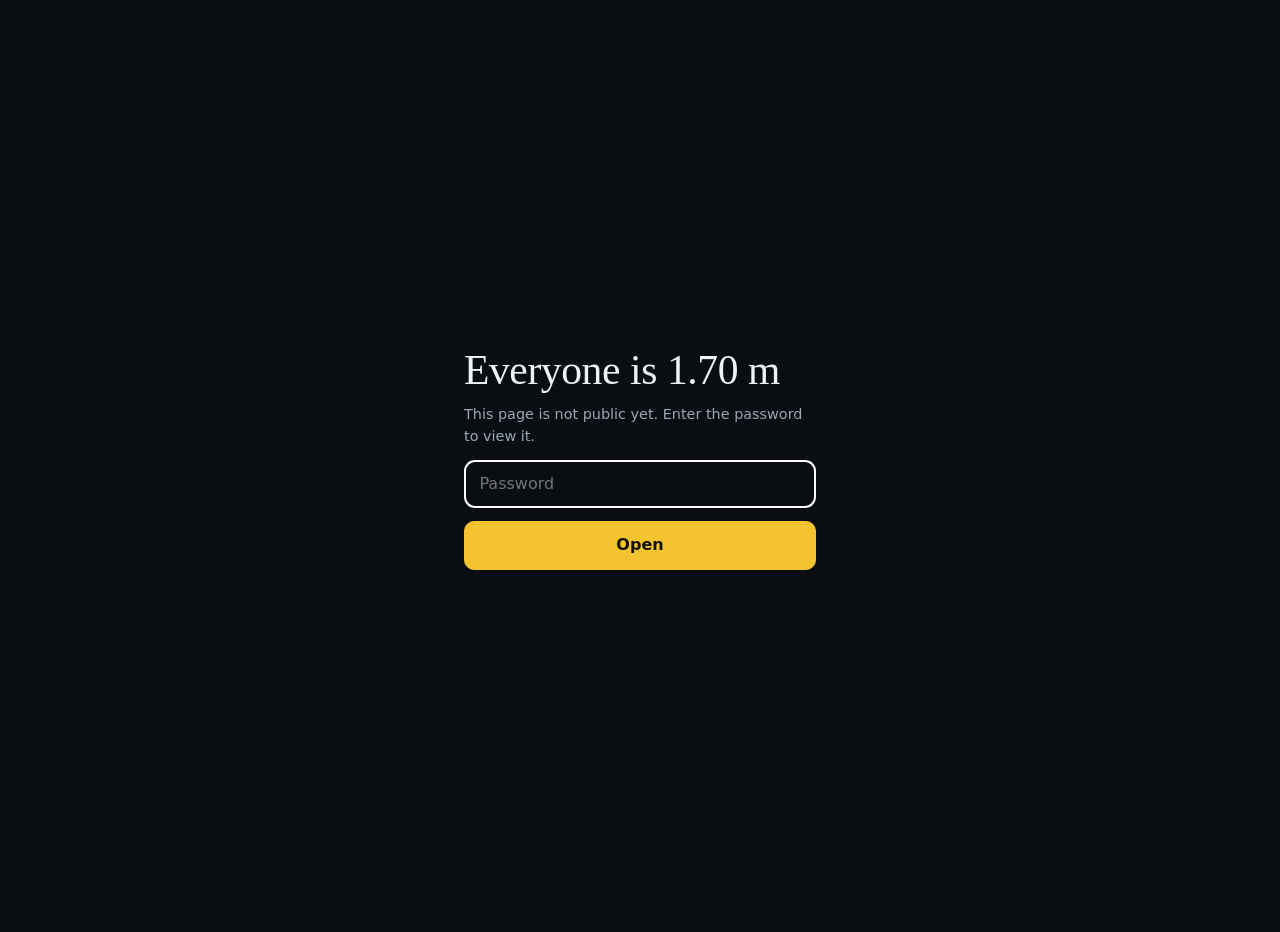
<file: at-preview-07470f3b/index.html>
<!doctype html><html lang="en"><head><meta charset="utf-8">
<meta name="viewport" content="width=device-width,initial-scale=1"><meta name="robots" content="noindex,nofollow">
<title>Everyone Is 1.70 m</title>
<style>
:root{--bg:#0a0e13;--ink:#eef2f6;--muted:#9aa8b6;--rule:#26323e;--accent:#f4c430;color-scheme:dark}
body{margin:0;min-height:100vh;display:grid;place-items:center;background:var(--bg);color:var(--ink);font:16px/1.5 system-ui,sans-serif;padding:16px}
form{display:grid;gap:.8rem;width:min(22rem,100%)}
input,button{font:inherit;padding:.7rem .9rem;border-radius:10px;border:1px solid var(--rule);background:transparent;color:inherit}
button{background:var(--accent);color:#14100a;border-color:var(--accent);cursor:pointer;font-weight:600}
p{margin:0;color:var(--muted);font-size:.9rem}
</style></head><body>
<form id="f"><h1 style="margin:0;font:400 2.6rem/1 Georgia,serif;letter-spacing:-.01em">Everyone is 1.70&nbsp;m</h1>
<p>This page is not public yet. Enter the password to view it.</p>
<input id="pw" type="password" autocomplete="current-password" placeholder="Password" required autofocus>
<button>Open</button><p id="msg" role="status"></p></form>
<script>
const SALT = "d5X4hgOt50ErW2xojnOYew==", ITER = 250000;
const b64 = s => Uint8Array.from(atob(s), c => c.charCodeAt(0));
async function derive(pw) {
  const base = await crypto.subtle.importKey("raw", new TextEncoder().encode(pw), "PBKDF2", false, ["deriveBits"]);
  return new Uint8Array(await crypto.subtle.deriveBits({name: "PBKDF2", salt: b64(SALT), iterations: ITER, hash: "SHA-256"}, base, 256));
}
async function open(raw) {
  const key = await crypto.subtle.importKey("raw", raw, "AES-GCM", false, ["decrypt"]);
  const buf = new Uint8Array(await (await fetch("page.enc")).arrayBuffer());
  const html = new TextDecoder().decode(await crypto.subtle.decrypt({name: "AES-GCM", iv: buf.slice(0, 12)}, key, buf.slice(12)));
  try { sessionStorage.setItem("pk", btoa(String.fromCharCode(...raw))); } catch (e) {}
  window.__PK = raw;
  document.open(); document.write(html); document.close();
}
document.getElementById("f").onsubmit = async e => {
  e.preventDefault(); const msg = document.getElementById("msg"); msg.textContent = "Opening…";
  try { await open(await derive(document.getElementById("pw").value)); }
  catch (err) { msg.textContent = "Wrong password."; }
};
try { const k = sessionStorage.getItem("pk"); if (k) open(b64(k)).catch(() => sessionStorage.removeItem("pk")); } catch (e) {}
</script></body></html>
</file>
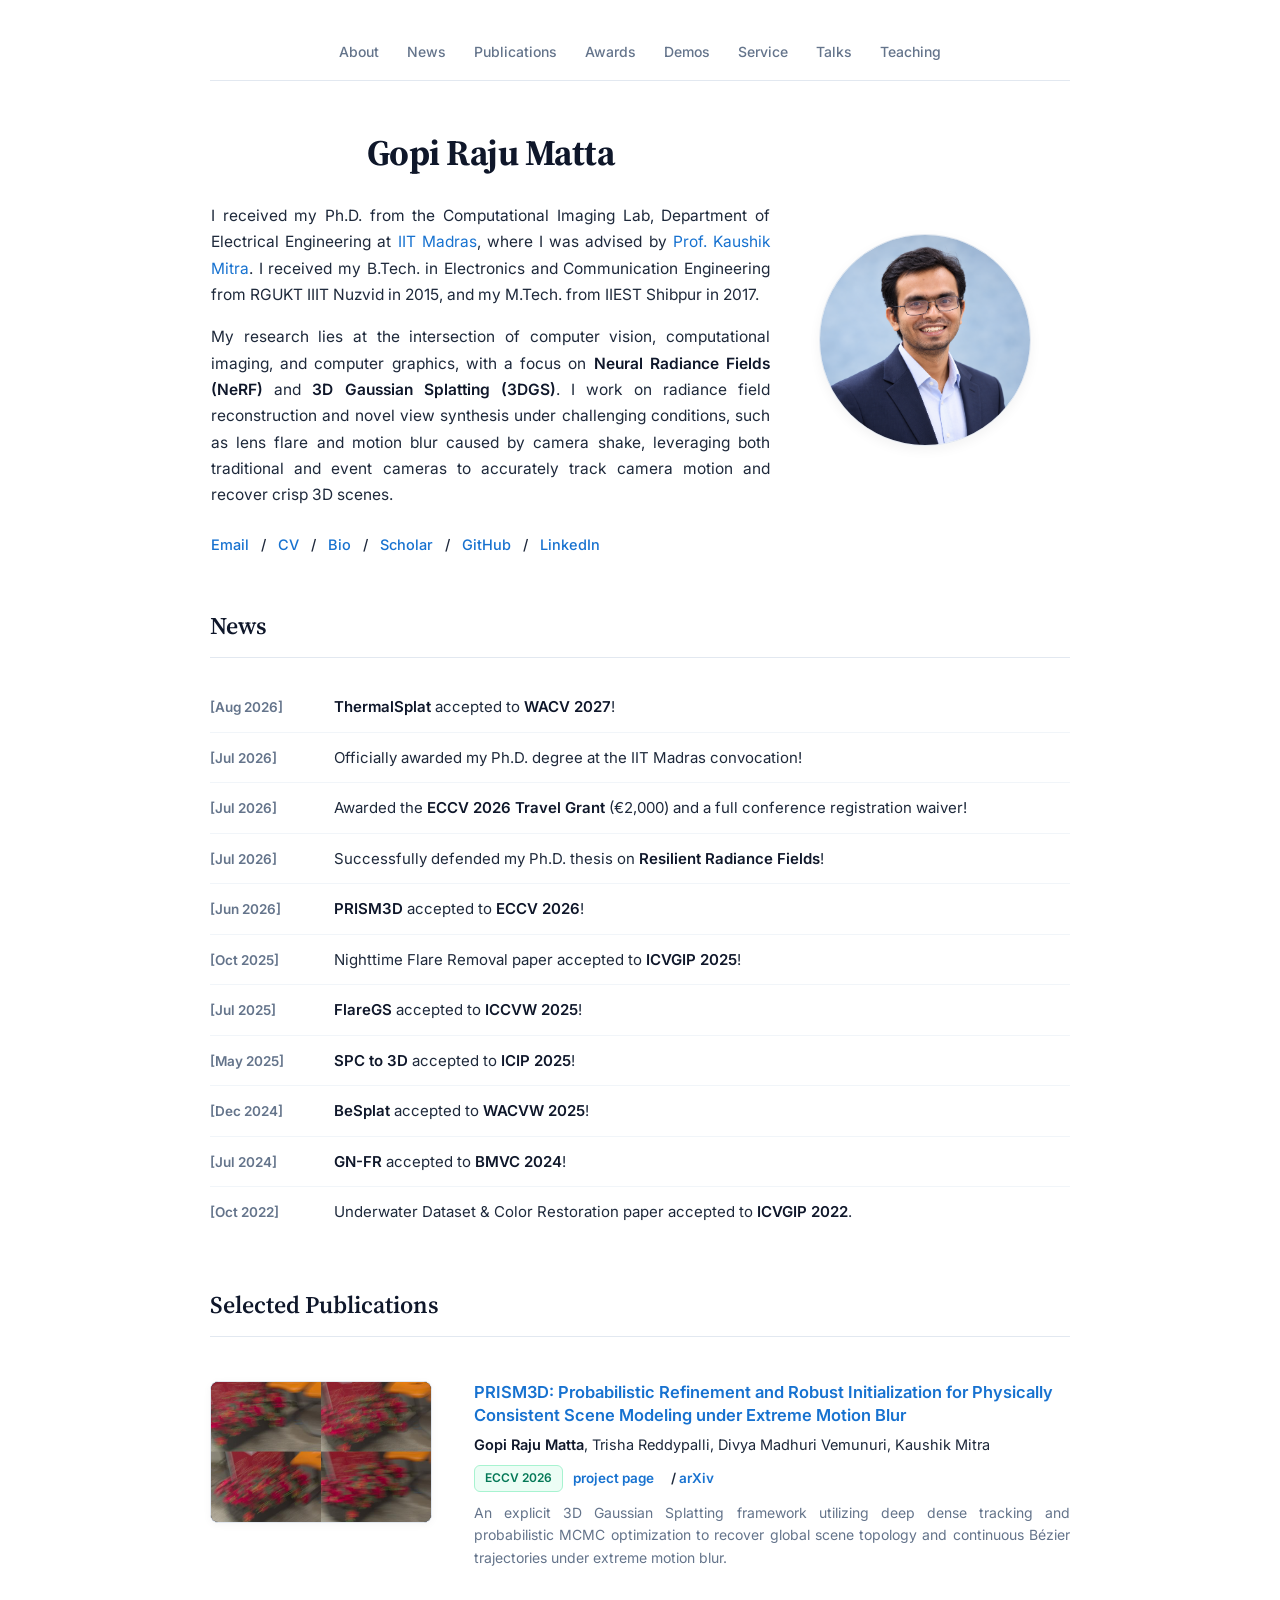
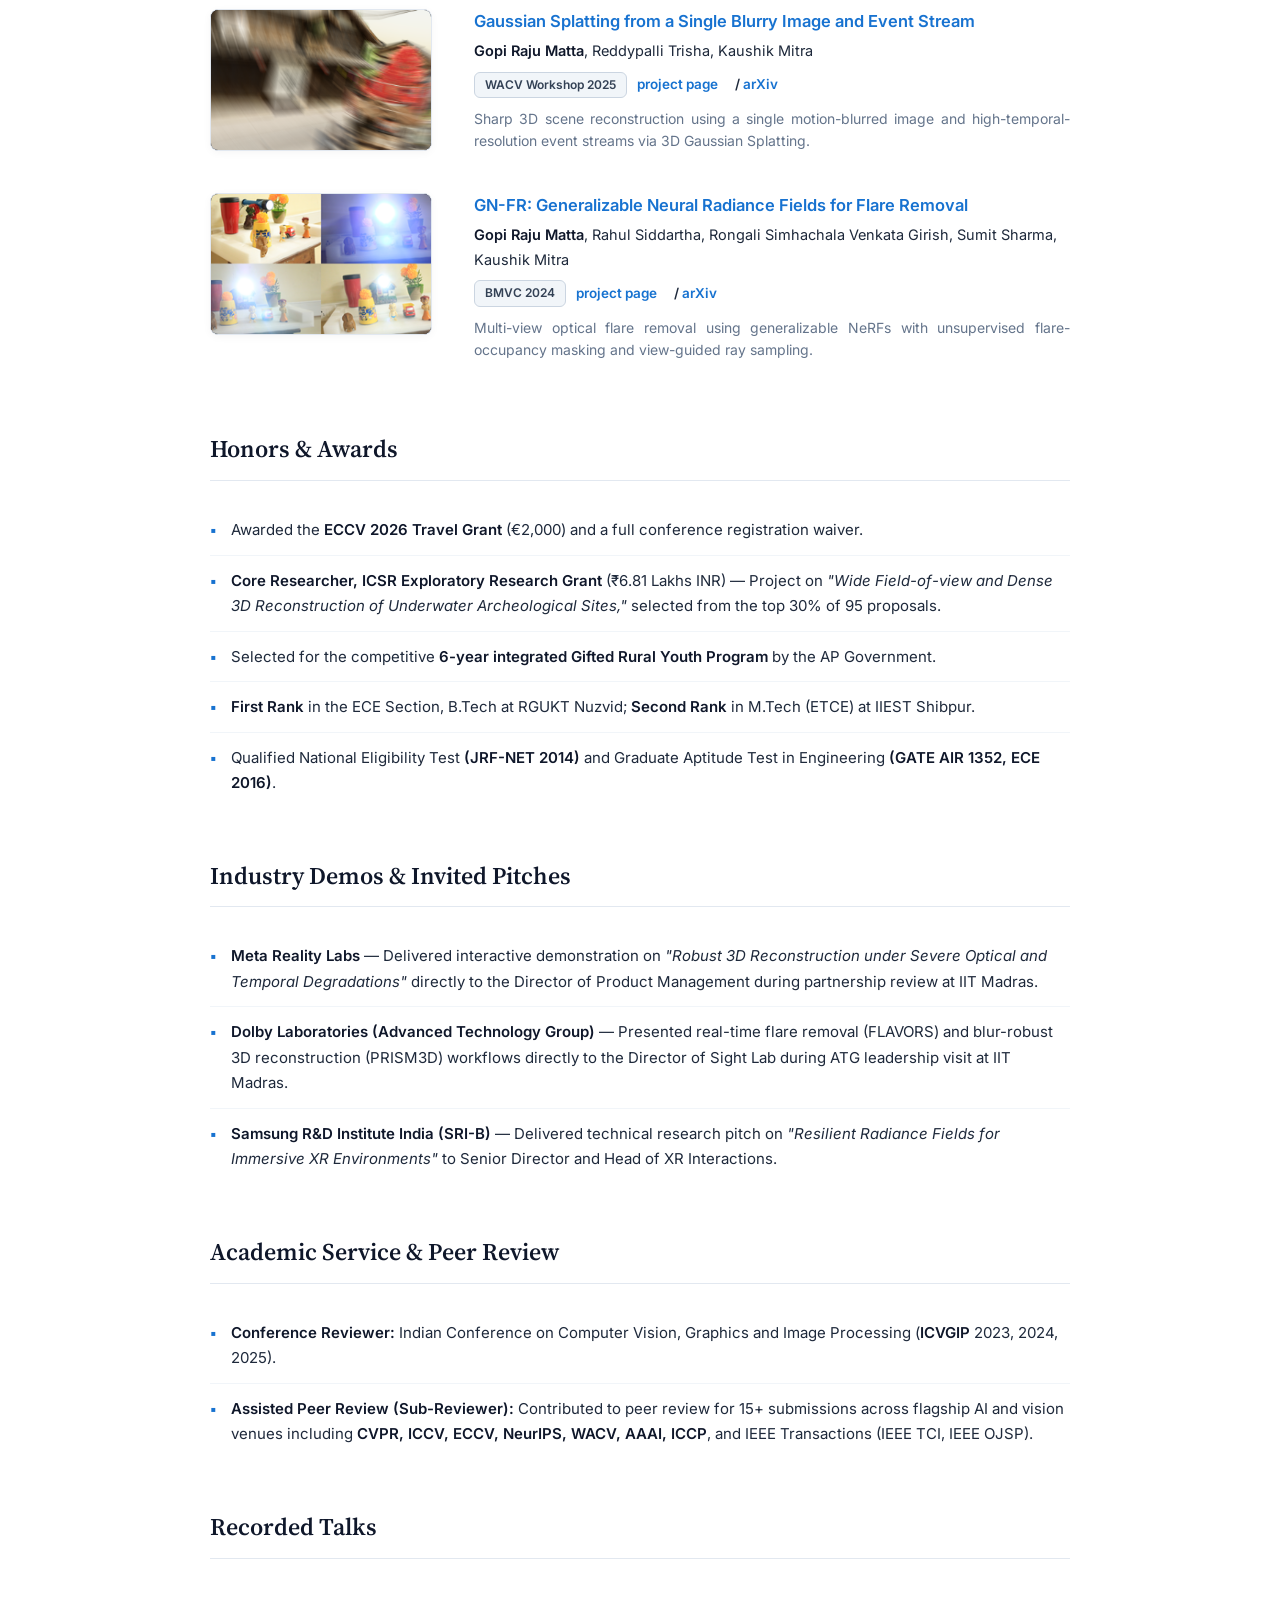
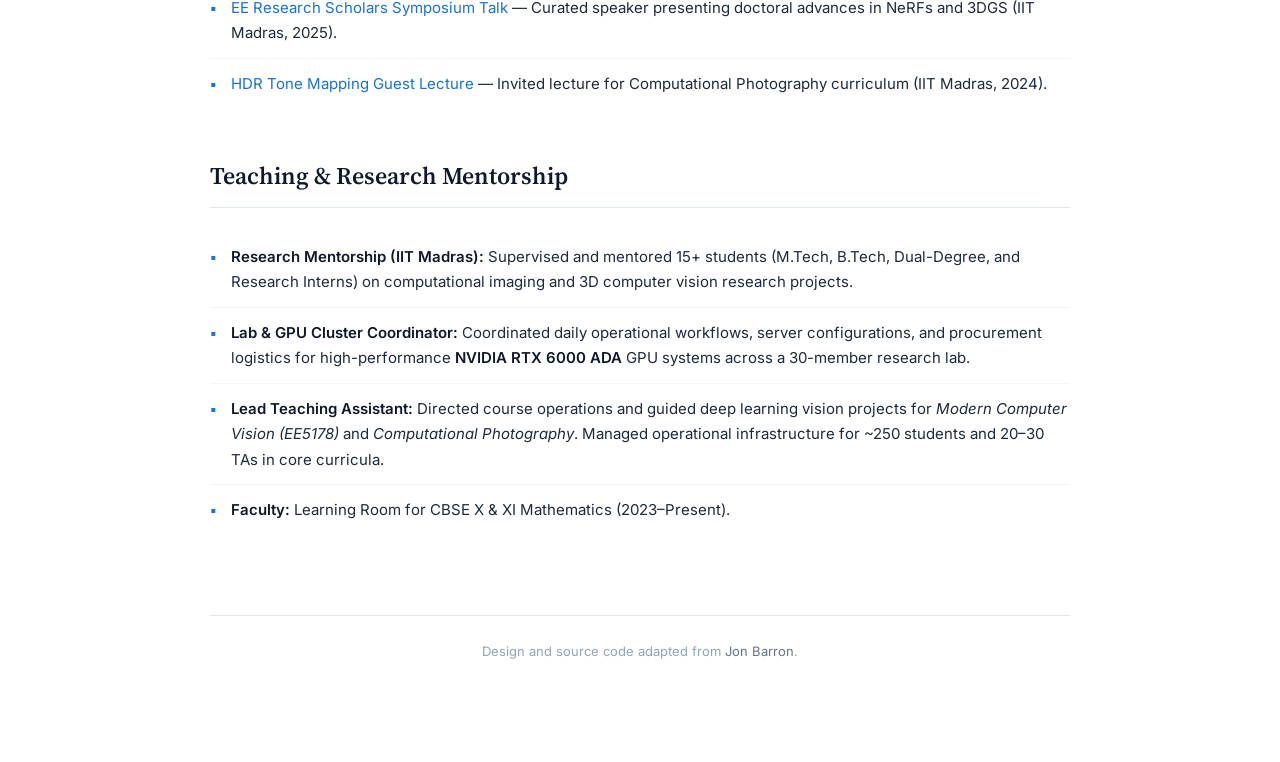
<file: gopirajumatta/index.html>
<!DOCTYPE HTML>
<html lang="en">
<head>
  <meta http-equiv="Content-Type" content="text/html; charset=UTF-8">
  <title>Gopi Raju Matta | Computer Vision Researcher</title>
  <meta name="author" content="Gopi Raju Matta">
  <meta name="viewport" content="width=device-width, initial-scale=1">
  <link rel="shortcut icon" href="images/favicon/favicon.ico" type="image/x-icon">
  <link rel="stylesheet" type="text/css" href="stylesheet.css">
</head>

<body>

  <div class="main-container">

    <!-- Minimalist Top Navigation -->
    <nav class="top-nav">
      <a href="#about">About</a>
      <a href="#news">News</a>
      <a href="#pubs">Publications</a>
      <a href="#awards">Awards</a>
      <a href="#demos">Demos</a>
      <a href="#service">Service</a>
      <a href="#talks">Talks</a>
      <a href="#teaching">Teaching</a>
    </nav>

    <!-- Bio Section -->
    <table class="bio-table" id="about">
      <tbody>
        <tr>
          <td class="bio-text">
            <!-- Name centered over the justified bio paragraphs -->
            <h1 class="name-title">Gopi Raju Matta</h1>
            <p>
              I received my Ph.D. from the Computational Imaging Lab, Department of Electrical Engineering at <a href="https://www.iitm.ac.in/">IIT Madras</a>, where I was advised by <a href="https://www.ee.iitm.ac.in/kmitra/">Prof. Kaushik Mitra</a>. I received my B.Tech. in Electronics and Communication Engineering from RGUKT IIIT Nuzvid in 2015, and my M.Tech. from IIEST Shibpur in 2017.
            </p>
            <p>
              My research lies at the intersection of computer vision, computational imaging, and computer graphics, with a focus on <strong>Neural Radiance Fields (NeRF)</strong> and <strong>3D Gaussian Splatting (3DGS)</strong>. I work on radiance field reconstruction and novel view synthesis under challenging conditions, such as lens flare and motion blur caused by camera shake, leveraging both traditional and event cameras to accurately track camera motion and recover crisp 3D scenes.
            </p>
            <div class="bio-links">
              <a href="mailto:mattagopiraju@gmail.com">Email</a> &nbsp;/&nbsp;
              <a href="data/GopiRajuMatta.pdf">CV</a> &nbsp;/&nbsp;
              <a href="data/GopiRajuMatta-Bio.txt">Bio</a> &nbsp;/&nbsp;
              <a href="https://scholar.google.com/citations?view_op=search_authors&mauthors=gopi+raju+matta&hl=en&oi=ao">Scholar</a> &nbsp;/&nbsp;
              <a href="https://github.com/GopiRajuMatta">GitHub</a> &nbsp;/&nbsp;
              <a href="https://www.linkedin.com/in/gopi-raju-matta-1b5347105">LinkedIn</a>
            </div>
          </td>
          <td class="bio-photo-cell" style="width: 250px; text-align: right;">
            <img class="profile-photo" alt="Gopi Raju Matta photo" src="images/Degree_Certificate_Photo.png">
          </td>
        </tr>
      </tbody>
    </table>

    <!-- News Section -->
    <h2 id="news">News</h2>
    <ul class="clean-list">
      <li>
        <span class="bullet" style="color: #64748b; font-size: 13.5px; font-weight: 600; min-width: 110px;">[Aug 2026]</span>
        <span><strong>ThermalSplat</strong> accepted to <a href="#"><strong>WACV 2027</strong></a>!</span>
      </li>
      <li>
        <span class="bullet" style="color: #64748b; font-size: 13.5px; font-weight: 600; min-width: 110px;">[Jul 2026]</span>
        <span>Officially awarded my Ph.D. degree at the IIT Madras convocation!</span>
      </li>
      <li>
        <span class="bullet" style="color: #64748b; font-size: 13.5px; font-weight: 600; min-width: 110px;">[Jul 2026]</span>
        <span>Awarded the <strong>ECCV 2026 Travel Grant</strong> (€2,000) and a full conference registration waiver!</span>
      </li>
      <li>
        <span class="bullet" style="color: #64748b; font-size: 13.5px; font-weight: 600; min-width: 110px;">[Jul 2026]</span>
        <span>Successfully defended my Ph.D. thesis on <strong>Resilient Radiance Fields</strong>!</span>
      </li>
      <li>
        <span class="bullet" style="color: #64748b; font-size: 13.5px; font-weight: 600; min-width: 110px;">[Jun 2026]</span>
        <span><strong>PRISM3D</strong> accepted to <a href="#"><strong>ECCV 2026</strong></a>!</span>
      </li>
      <li>
        <span class="bullet" style="color: #64748b; font-size: 13.5px; font-weight: 600; min-width: 110px;">[Oct 2025]</span>
        <span>Nighttime Flare Removal paper accepted to <a href="#"><strong>ICVGIP 2025</strong></a>!</span>
      </li>
      <li>
        <span class="bullet" style="color: #64748b; font-size: 13.5px; font-weight: 600; min-width: 110px;">[Jul 2025]</span>
        <span><strong>FlareGS</strong> accepted to <a href="#"><strong>ICCVW 2025</strong></a>!</span>
      </li>
      <li>
        <span class="bullet" style="color: #64748b; font-size: 13.5px; font-weight: 600; min-width: 110px;">[May 2025]</span>
        <span><strong>SPC to 3D</strong> accepted to <a href="#"><strong>ICIP 2025</strong></a>!</span>
      </li>
      <li>
        <span class="bullet" style="color: #64748b; font-size: 13.5px; font-weight: 600; min-width: 110px;">[Dec 2024]</span>
        <span><strong>BeSplat</strong> accepted to <a href="https://gopirajumatta.github.io/BeSplat/"><strong>WACVW 2025</strong></a>!</span>
      </li>
      <li>
        <span class="bullet" style="color: #64748b; font-size: 13.5px; font-weight: 600; min-width: 110px;">[Jul 2024]</span>
        <span><strong>GN-FR</strong> accepted to <a href="https://bmvc2024.org/proceedings/659/"><strong>BMVC 2024</strong></a>!</span>
      </li>
      <li>
        <span class="bullet" style="color: #64748b; font-size: 13.5px; font-weight: 600; min-width: 110px;">[Oct 2022]</span>
        <span>Underwater Dataset & Color Restoration paper accepted to <a href="#"><strong>ICVGIP 2022</strong></a>.</span>
      </li>
    </ul>

    <!-- Selected Publications Section -->
    <h2 id="pubs">Selected Publications</h2>
    
    <table class="pub-table">
      <tbody>
        
        <!-- Paper 1: PRISM3D -->
        <tr class="pub-row">
          <td class="pub-teaser-cell">
            <div class="teaser-box">
              <img src="images/combined_image.jpg" alt="PRISM3D teaser">
              <video muted autoplay loop playsinline>
                <source src="images/GeMS_combined_websafe.mp4" type="video/mp4">
              </video>
            </div>
          </td>
          <td class="pub-info-cell">
            <a class="papertitle" href="https://gopirajumatta.github.io/PRISM3D/">PRISM3D: Probabilistic Refinement and Robust Initialization for Physically Consistent Scene Modeling under Extreme Motion Blur</a>
            <div class="pub-authors">
              <span class="author-me">Gopi Raju Matta</span>,
              <a href="https://www.linkedin.com/in/reddypalli-trisha">Trisha Reddypalli</a>,
              <a href="https://www.linkedin.com/in/divya-madhuri-4641b7132">Divya Madhuri Vemunuri</a>,
              <a href="https://www.ee.iitm.ac.in/kmitra">Kaushik Mitra</a>
            </div>
            <div class="venue-wrapper">
              <span class="pub-badge" style="background: #ecfdf5; color: #047857; border-color: #a7f3d0;">ECCV 2026</span>
              <span class="pub-links">
                <a href="https://gopirajumatta.github.io/PRISM3D/">project page</a> /
                <a href="https://arxiv.org/abs/2607.03855">arXiv</a>
              </span>
            </div>
            <p class="pub-desc">An explicit 3D Gaussian Splatting framework utilizing deep dense tracking and probabilistic MCMC optimization to recover global scene topology and continuous Bézier trajectories under extreme motion blur.</p>
          </td>
        </tr>

        <!-- Paper 2: BeSplat -->
        <tr class="pub-row">
          <td class="pub-teaser-cell">
            <div class="teaser-box">
              <img src="images/tanabata.png" alt="BeSplat teaser">
              <video muted autoplay loop playsinline>
                <source src="images/tanabata.mp4" type="video/mp4">
              </video>
            </div>
          </td>
          <td class="pub-info-cell">
            <a class="papertitle" href="https://gopirajumatta.github.io/BeSplat/">Gaussian Splatting from a Single Blurry Image and Event Stream</a>
            <div class="pub-authors">
              <span class="author-me">Gopi Raju Matta</span>,
              <a href="https://www.linkedin.com/in/reddypalli-trisha">Reddypalli Trisha</a>,
              <a href="https://www.ee.iitm.ac.in/kmitra">Kaushik Mitra</a>
            </div>
            <div class="venue-wrapper">
              <span class="pub-badge">WACV Workshop 2025</span>
              <span class="pub-links">
                <a href="https://gopirajumatta.github.io/BeSplat/">project page</a> /
                <a href="https://arxiv.org/abs/2412.19370">arXiv</a>
              </span>
            </div>
            <p class="pub-desc">Sharp 3D scene reconstruction using a single motion-blurred image and high-temporal-resolution event streams via 3D Gaussian Splatting.</p>
          </td>
        </tr>

        <!-- Paper 3: GN-FR -->
        <tr class="pub-row">
          <td class="pub-teaser-cell">
            <div class="teaser-box">
              <img src="images/flare_removal.png" alt="GN-FR teaser">
              <video muted autoplay loop playsinline>
                <source src="images/flare_teaser.mp4" type="video/mp4">
              </video>
            </div>
          </td>
          <td class="pub-info-cell">
            <a class="papertitle" href="https://bmvc2024.org/proceedings/659/">GN-FR: Generalizable Neural Radiance Fields for Flare Removal</a>
            <div class="pub-authors">
              <span class="author-me">Gopi Raju Matta</span>,
              <a href="https://www.linkedin.com/in/rahul-sakya-92487b175">Rahul Siddartha</a>,
              <a href="https://girish445ai.github.io/">Rongali Simhachala Venkata Girish</a>,
              <a href="https://www.linkedin.com/in/sumit-sharma-0b78a1166/">Sumit Sharma</a>,
              <a href="https://www.ee.iitm.ac.in/kmitra">Kaushik Mitra</a>
            </div>
            <div class="venue-wrapper">
              <span class="pub-badge">BMVC 2024</span>
              <span class="pub-links">
                <a href="https://bmvc2024.org/proceedings/659/">project page</a> /
                <a href="https://arxiv.org/abs/2412.08200">arXiv</a>
              </span>
            </div>
            <p class="pub-desc">Multi-view optical flare removal using generalizable NeRFs with unsupervised flare-occupancy masking and view-guided ray sampling.</p>
          </td>
        </tr>

      </tbody>
    </table>

    <!-- Honors & Awards Section -->
    <h2 id="awards">Honors & Awards</h2>
    <ul class="clean-list">
      <li>
        <span class="bullet">▪</span>
        <span>Awarded the <strong>ECCV 2026 Travel Grant</strong> (€2,000) and a full conference registration waiver.</span>
      </li>
      <li>
        <span class="bullet">▪</span>
        <span><strong>Core Researcher, ICSR Exploratory Research Grant</strong> (₹6.81 Lakhs INR) — Project on <em>"Wide Field-of-view and Dense 3D Reconstruction of Underwater Archeological Sites,"</em> selected from the top 30% of 95 proposals.</span>
      </li>
      <li>
        <span class="bullet">▪</span>
        <span>Selected for the competitive <strong>6-year integrated Gifted Rural Youth Program</strong> by the AP Government.</span>
      </li>
      <li>
        <span class="bullet">▪</span>
        <span><strong>First Rank</strong> in the ECE Section, B.Tech at RGUKT Nuzvid; <strong>Second Rank</strong> in M.Tech (ETCE) at IIEST Shibpur.</span>
      </li>
      <li>
        <span class="bullet">▪</span>
        <span>Qualified National Eligibility Test <strong>(JRF-NET 2014)</strong> and Graduate Aptitude Test in Engineering <strong>(GATE AIR 1352, ECE 2016)</strong>.</span>
      </li>
    </ul>

    <!-- Industry Demos & Invited Pitches Section -->
    <h2 id="demos">Industry Demos & Invited Pitches</h2>
    <ul class="clean-list">
      <li>
        <span class="bullet">▪</span>
        <span><strong>Meta Reality Labs</strong> — Delivered interactive demonstration on <em>"Robust 3D Reconstruction under Severe Optical and Temporal Degradations"</em> directly to the Director of Product Management during partnership review at IIT Madras.</span>
      </li>
      <li>
        <span class="bullet">▪</span>
        <span><strong>Dolby Laboratories (Advanced Technology Group)</strong> — Presented real-time flare removal (FLAVORS) and blur-robust 3D reconstruction (PRISM3D) workflows directly to the Director of Sight Lab during ATG leadership visit at IIT Madras.</span>
      </li>
      <li>
        <span class="bullet">▪</span>
        <span><strong>Samsung R&D Institute India (SRI-B)</strong> — Delivered technical research pitch on <em>"Resilient Radiance Fields for Immersive XR Environments"</em> to Senior Director and Head of XR Interactions.</span>
      </li>
    </ul>

    <!-- Academic Service Section -->
    <h2 id="service">Academic Service & Peer Review</h2>
    <ul class="clean-list">
      <li>
        <span class="bullet">▪</span>
        <span><strong>Conference Reviewer:</strong> Indian Conference on Computer Vision, Graphics and Image Processing (<strong>ICVGIP</strong> 2023, 2024, 2025).</span>
      </li>
      <li>
        <span class="bullet">▪</span>
        <span><strong>Assisted Peer Review (Sub-Reviewer):</strong> Contributed to peer review for 15+ submissions across flagship AI and vision venues including <strong>CVPR, ICCV, ECCV, NeurIPS, WACV, AAAI, ICCP</strong>, and IEEE Transactions (IEEE TCI, IEEE OJSP).</span>
      </li>
    </ul>

    <!-- Recorded Talks Section -->
    <h2 id="talks">Recorded Talks</h2>
    <ul class="clean-list">
      <li>
        <span class="bullet">▪</span>
        <span><a href="https://youtu.be/Riu7S8ZrRgE" target="_blank">EE Research Scholars Symposium Talk</a> — Curated speaker presenting doctoral advances in NeRFs and 3DGS (IIT Madras, 2025).</span>
      </li>
      <li>
        <span class="bullet">▪</span>
        <span><a href="https://youtu.be/iM5Kr572lbI?si=7EdBpRZR_0B71nnJ" target="_blank">HDR Tone Mapping Guest Lecture</a> — Invited lecture for Computational Photography curriculum (IIT Madras, 2024).</span>
      </li>
    </ul>

    <!-- Teaching & Mentorship Section -->
    <h2 id="teaching">Teaching & Research Mentorship</h2>
    <ul class="clean-list">
      <li>
        <span class="bullet">▪</span>
        <span><strong>Research Mentorship (IIT Madras):</strong> Supervised and mentored 15+ students (M.Tech, B.Tech, Dual-Degree, and Research Interns) on computational imaging and 3D computer vision research projects.</span>
      </li>
      <li>
        <span class="bullet">▪</span>
        <span><strong>Lab & GPU Cluster Coordinator:</strong> Coordinated daily operational workflows, server configurations, and procurement logistics for high-performance <strong>NVIDIA RTX 6000 ADA</strong> GPU systems across a 30-member research lab.</span>
      </li>
      <li>
        <span class="bullet">▪</span>
        <span><strong>Lead Teaching Assistant:</strong> Directed course operations and guided deep learning vision projects for <em>Modern Computer Vision (EE5178)</em> and <em>Computational Photography</em>. Managed operational infrastructure for ~250 students and 20–30 TAs in core curricula.</span>
      </li>
      <li>
        <span class="bullet">▪</span>
        <span><strong>Faculty:</strong> Learning Room for CBSE X & XI Mathematics (2023–Present).</span>
      </li>
    </ul>

    <!-- Footer -->
    <div class="footer-text">
      Design and source code adapted from <a href="https://github.com/jonbarron/jonbarron_website">Jon Barron</a>.
    </div>

  </div>
</body>
</html>
</file>
<file: gopirajumatta/stylesheet.css>
@import url('https://fonts.googleapis.com/css2?family=Inter:wght@300;400;500;600;700&family=Source+Serif+4:opsz,wght@8..60,400;8..60,600;8..60,700&display=swap');

:root {
  --text-main: #1e293b;
  --text-muted: #64748b;
  --link-color: #1772d0;
  --link-hover: #f09228;
  --border-subtle: #e2e8f0;
  --bg-badge: #f1f5f9;
  --bg-badge-review: #fef3c7;
  --text-badge-review: #b45309;
}

body {
  font-family: 'Inter', -apple-system, BlinkMacSystemFont, "Segoe UI", Roboto, sans-serif;
  font-size: 15.5px;
  line-height: 1.7;
  color: var(--text-main);
  background-color: #ffffff;
  margin: 0;
  padding: 0;
  -webkit-font-smoothing: antialiased;
}

/* Classic Academic Link Colors */
a {
  color: var(--link-color);
  text-decoration: none;
  transition: color 0.15s ease-in-out;
}

a:hover, a:focus {
  color: var(--link-hover);
  text-decoration: none;
}

strong, b {
  font-weight: 600;
  color: #0f172a;
}

/* Core Layout Container */
.main-container {
  width: 100%;
  max-width: 860px;
  margin: 0 auto;
  padding: 40px 24px 100px 24px;
}

/* Minimalist Top Navigation (Centered) */
.top-nav {
  display: flex;
  justify-content: center;
  flex-wrap: wrap;
  gap: 28px;
  margin-bottom: 40px;
  padding-bottom: 16px;
  border-bottom: 1px solid var(--border-subtle);
}

.top-nav a {
  font-size: 14px;
  font-weight: 500;
  color: var(--text-muted);
}

.top-nav a:hover {
  color: var(--link-hover);
}

/* Hero Bio Section */
.bio-table {
  width: 100%;
  border: 0;
  border-spacing: 0;
  border-collapse: collapse;
  margin-bottom: 48px;
}

/* Editorial Serif for Centered Name & Headings */
.name-title {
  font-family: 'Source Serif 4', Georgia, serif;
  font-size: 36px;
  font-weight: 700;
  color: #0f172a;
  margin: 0 0 20px 0;
  letter-spacing: -0.5px;
  text-align: center;
}

/* Both Left and Right Aligned Text (Justified) */
.bio-text p {
  text-align: justify;
  text-justify: inter-word;
  margin-bottom: 16px;
}

.bio-text {
  padding-right: 48px;
  vertical-align: middle;
}

.bio-links {
  margin-top: 24px;
  font-size: 14.5px;
  font-weight: 500;
}

.bio-links a {
  margin: 0 4px;
}

.bio-links a:first-child {
  margin-left: 0;
}

/* Framed Profile Photo */
.profile-photo {
  width: 210px;
  height: 210px;
  border-radius: 50%;
  object-fit: cover;
  display: block;
  border: 1px solid var(--border-subtle);
  box-shadow: 0 4px 12px rgba(0, 0, 0, 0.05);
}

/* Editorial Section Headings */
h2 {
  font-family: 'Source Serif 4', Georgia, serif;
  font-size: 24px;
  font-weight: 600;
  color: #0f172a;
  margin: 48px 0 24px 0;
  padding-bottom: 10px;
  border-bottom: 1px solid var(--border-subtle);
}

/* Publications List */
.pub-table {
  width: 100%;
  border: 0;
  border-spacing: 0;
  border-collapse: collapse;
}

.pub-row {
  transition: background-color 0.2s ease;
}

.pub-row:hover {
  background-color: #f8fafc;
}

.pub-teaser-cell {
  width: 240px;
  padding: 20px 24px 20px 0;
  vertical-align: top;
}

.pub-info-cell {
  padding: 20px 0;
  vertical-align: top;
}

/* Gallery-Framed Teaser Box (Auto Video Hover) */
.teaser-box {
  width: 220px;
  height: 140px;
  position: relative;
  border-radius: 8px;
  overflow: hidden;
  background-color: #0f172a;
  border: 1px solid var(--border-subtle);
  box-shadow: 0 2px 8px rgba(0, 0, 0, 0.04);
}

.teaser-box img, 
.teaser-box video {
  width: 100%;
  height: 100%;
  object-fit: cover;
  position: absolute;
  top: 0;
  left: 0;
  transition: opacity 0.3s ease-in-out, transform 0.3s ease;
}

.teaser-box video {
  opacity: 0;
}

.pub-row:hover .teaser-box video {
  opacity: 1;
}

.pub-row:hover .teaser-box img {
  transform: scale(1.02);
}

/* Typography & Badges inside Publications */
.papertitle {
  font-size: 16.5px;
  font-weight: 600;
  color: var(--link-color);
  display: inline-block;
  margin-bottom: 6px;
  line-height: 1.4;
}

.pub-row:hover .papertitle {
  color: var(--link-hover);
}

.pub-authors {
  font-size: 14.5px;
  color: var(--text-main);
  margin-bottom: 8px;
}

.pub-authors a {
  color: var(--text-main);
}

.pub-authors a:hover {
  color: var(--link-hover);
}

.author-me {
  font-weight: 600;
  color: #0f172a !important;
}

/* Minimalist Venue Badges */
.venue-wrapper {
  margin-bottom: 10px;
  display: flex;
  align-items: center;
  gap: 10px;
  flex-wrap: wrap;
}

.pub-badge {
  display: inline-block;
  font-size: 12px;
  font-weight: 600;
  padding: 2px 10px;
  border-radius: 6px;
  background-color: var(--bg-badge);
  color: #334155;
  border: 1px solid #cbd5e1;
}

.pub-badge-review {
  background-color: var(--bg-badge-review);
  color: var(--text-badge-review);
  border-color: #fde68a;
}

.pub-links {
  font-size: 13.5px;
  font-weight: 600;
}

.pub-links a {
  margin-right: 14px;
}

/* Justified Publication Descriptions */
.pub-desc {
  font-size: 14px;
  color: var(--text-muted);
  margin: 8px 0 0 0;
  line-height: 1.6;
  text-align: justify;
  text-justify: inter-word;
}

/* Standalone Clean Lists (News, Service, Talks, Teaching) */
.clean-list {
  list-style: none;
  padding: 0;
  margin: 0;
}

.clean-list li {
  padding: 12px 0;
  border-bottom: 1px solid #f1f5f9;
  font-size: 15px;
  display: flex;
  align-items: baseline;
  gap: 14px;
}

.clean-list li:last-child {
  border-bottom: none;
}

.bullet {
  color: var(--link-color);
  font-size: 14px;
  font-weight: 700;
}

/* Footer */
.footer-text {
  text-align: center;
  font-size: 13px;
  color: #94a3b8;
  margin-top: 80px;
  padding-top: 24px;
  border-top: 1px solid var(--border-subtle);
}

.footer-text a {
  color: #64748b;
}

/* Mobile Responsiveness */
@media screen and (max-width: 700px) {
  .bio-text p, .pub-desc {
    text-align: left;
  }
  .bio-text {
    padding-right: 0;
    display: block;
    width: 100%;
  }
  .bio-photo-cell {
    display: block;
    width: 100%;
    text-align: center;
    margin-top: 24px;
  }
  .profile-photo {
    margin: 0 auto;
  }
  .pub-teaser-cell, .pub-info-cell {
    display: block;
    width: 100%;
    padding: 12px 0;
  }
  .teaser-box {
    width: 100%;
    max-width: 320px;
    height: 180px;
  }
}
</file>
